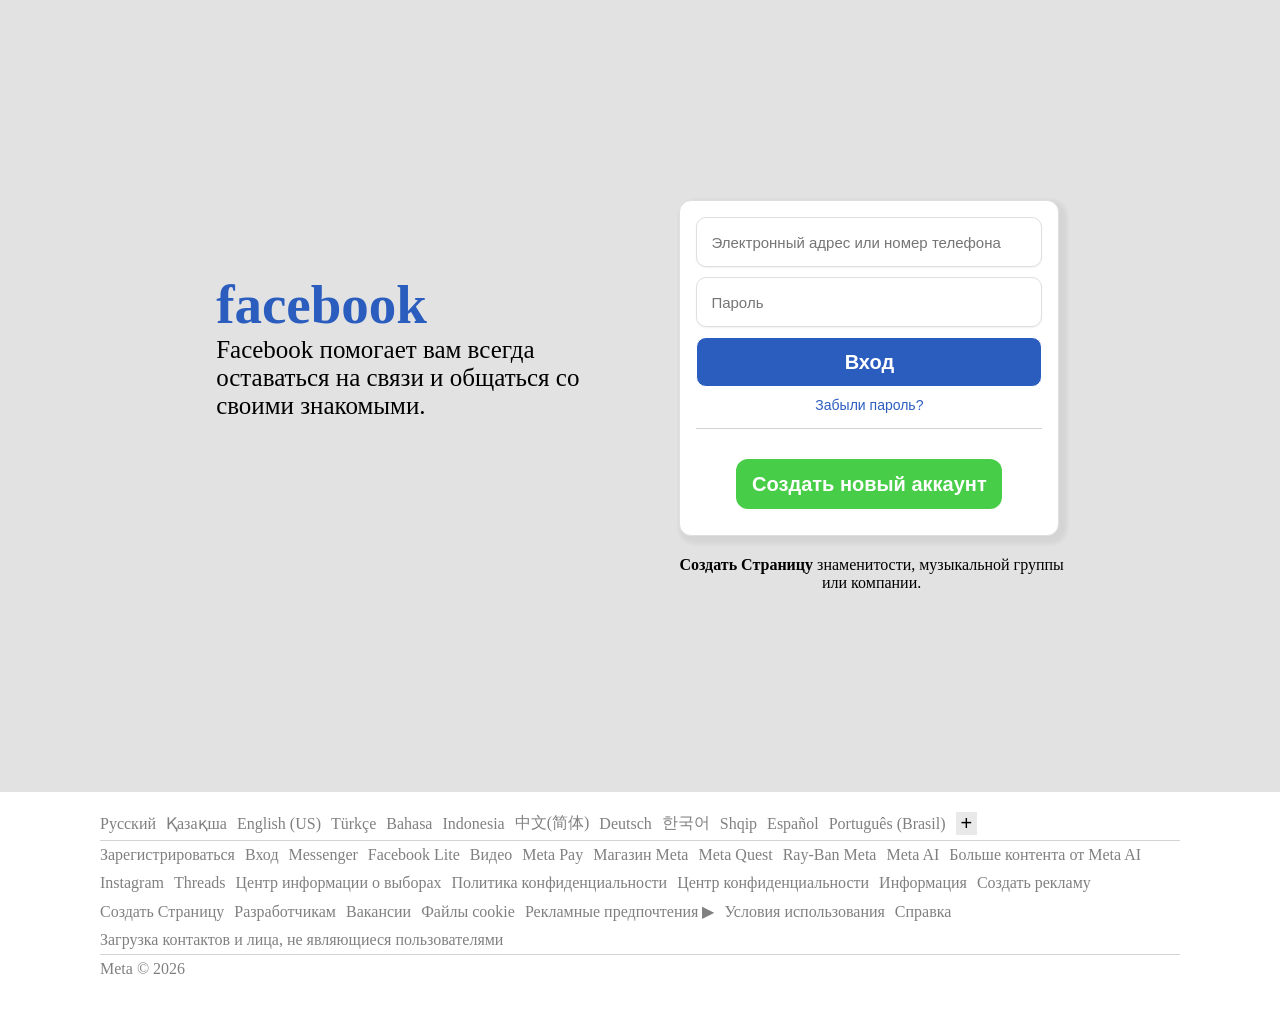
<file: Lab2-final/Task 1/index.html>
<!doctype html>
<html lang="ru">
  <head>
    <title>Facebook</title>
    <meta charset="utf-8" />
    <meta name="viewport" content="width=device-width, initial-scale=1" />
    <link href="styles.css" rel="stylesheet" />
  </head>
  <body>
    <main>
      <div class="left-div">
        <h1 class="title">facebook</h1>
        <p class="subtitle">
          Facebook помогает вам всегда <br />
          оставаться на связи и общаться со <br />
          своими знакомыми.
        </p>
      </div>

      <div class="right-div">
        <div class="window-div">
          <input
            type="email"
            placeholder="Электронный адрес или номер телефона"
            id="email"
          />
          <input type="password" placeholder="Пароль" id="password" />
          <button class="logIn">Вход</button>
          <button class="forgotPassText">Забыли пароль?</button>
          <div class="line"></div>
          <button class="createAccount">Создать новый аккаунт</button>
        </div>
        <div class="text-div">
          <p>
            <b>Создать Страницу</b> знаменитости, музыкальной группы <br />
            или компании.
          </p>
        </div>
      </div>
    </main>
    <footer>
      <div class="footer-langs">
        <span> Русский </span>
        <span> Қазақша </span>
        <span> English (US) </span>
        <span> Türkçe </span>
        <span> Bahasa </span>
        <span> Indonesia </span>
        <span> 中文(简体) </span>
        <span> Deutsch </span>
        <span> 한국어 </span>
        <span> Shqip </span>
        <span> Español </span>
        <span> Português (Brasil) </span>
        <button class="button-plus">+</button>
      </div>
      <div class="line"></div>
      <div class="footer-links">
        <span>Зарегистрироваться</span>
        <span>Вход</span>
        <span>Messenger</span>
        <span>Facebook Lite</span>
        <span>Видео</span>
        <span>Meta Pay</span>
        <span>Магазин Meta</span>
        <span>Meta Quest</span>
        <span>Ray-Ban Meta</span>
        <span>Meta AI<br></span>
        <span>Больше контента от Meta AI</span>
        <span>Instagram</span>
        <span>Threads</span>
        <span>Центр информации о выборах</span>
        <span>Политика конфиденциальности</span>
        <span>Центр конфиденциальности</span>
        <span>Информация</span>
        <span>Создать рекламу</span>
        <span>Создать Страницу</span>
        <span>Разработчикам</span>
        <span>Вакансии</span>
        <span>Файлы cookie</span>
        <span>Рекламные предпочтения &#x25B6;</span>
        <span>Условия использования</span>
        <span>Справка</span>
        <span>Загрузка контактов и лица, не являющиеся пользователями</span>
      </div>
      <div class="line"></div>
      <div class="footer-copy">Meta © 2026</div>
    </footer>
    <script defer src="script.js"></script>
  </body>
</html>
</file>
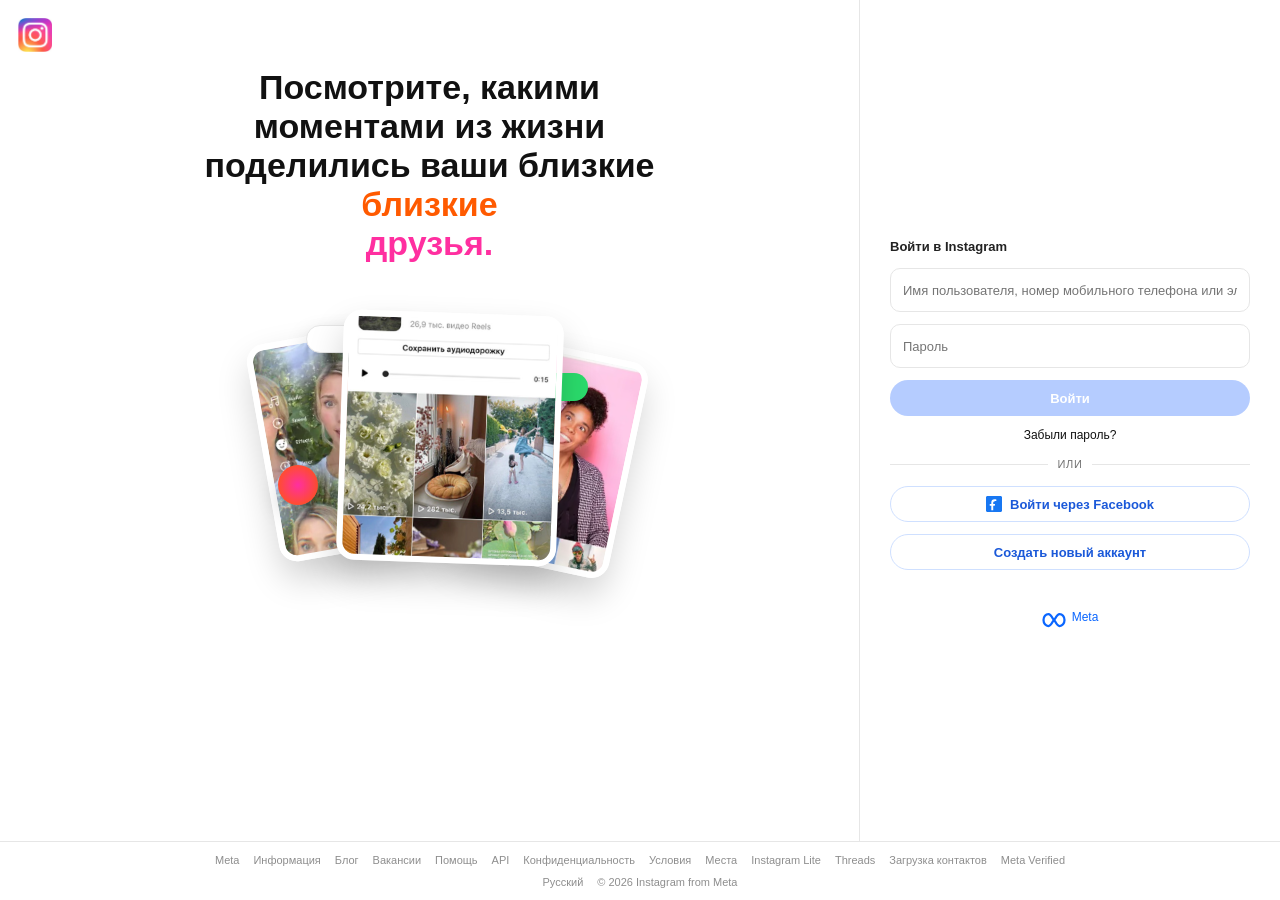
<file: lab2/insta/index.html>
<!DOCTYPE html>
<html lang="ru">
<head>
  <meta charset="UTF-8" />
  <meta name="viewport" content="width=device-width, initial-scale=1.0" />
  <title>Instagram — Вход</title>
  <link rel="stylesheet" href="style.css" />
</head>
<body>

  <main class="page">
    <section class="layout">

      <div class="left">
        <div class="ig-mini" aria-label="Instagram logo"></div>

        <h1 class="hero-title">
          Посмотрите, какими<br>
          моментами из жизни<br>
          поделились ваши близкие<br>
          <span class="c-orange">близкие</span><br>
          <span class="c-pink">друзья.</span>
        </h1>

        <div class="hero-art" aria-hidden="true">
          <div class="card-img img1"></div>
          <div class="card-img img2"></div>
          <div class="card-img img3"></div>

          <div class="sticker heart"></div>
          <div class="sticker chat"></div>
          <div class="sticker plus"></div>
        </div>
      </div>

      <div class="divider" aria-hidden="true"></div>

      <div class="right">
        <div class="login-box">
          <p class="login-title">Войти в Instagram</p>

          <form class="form" action="#" method="post">
            <label class="sr-only" for="user">Имя пользователя, телефон или email</label>
            <input
              class="input"
              id="user"
              type="text"
              name="user"
              placeholder="Имя пользователя, номер мобильного телефона или электронны..."
              required
            />

            <label class="sr-only" for="pass">Пароль</label>
            <input
              class="input"
              id="pass"
              type="password"
              name="pass"
              placeholder="Пароль"
              required
            />

            <button class="btn btn-main" type="submit">Войти</button>

            <a class="link center" href="#">Забыли пароль?</a>

            <div class="or-block">
              <div class="or-line"></div>
              <div class="or-text">ИЛИ</div>
              <div class="or-line"></div>
            </div>

            <button class="btn btn-outline" type="button">
              <svg class="fb-logo" viewBox="0 0 24 24" aria-hidden="true" focusable="false">
                <circle cx="12" cy="12" r="16"></circle>
                <path d="M13.4 7.4h2.1V5.1c-.36-.05-1.6-.16-2.83-.16-2.8 0-4.72 1.7-4.72 4.83v2.19H5.6v2.6h2.35v6.65h2.88v-6.65h2.34l.37-2.6h-2.7V10c0-.76.2-1.28 1.26-1.28z"></path>
              </svg>
              Войти через Facebook
            </button>

            <button class="btn btn-outline2" type="button">
              Создать новый аккаунт
            </button>

            <div class="meta-row">
              <img class="meta-icon" src="meta.svg" alt="" aria-hidden="true" style="height: 50px;" />
              <a class="link meta-link" href="#">Meta</a>
            </div>
          </form>
        </div>
      </div>

    </section>

    <footer class="footer">
      <nav class="footer-nav" aria-label="Footer links">
        <a href="#">Meta</a>
        <a href="#">Информация</a>
        <a href="#">Блог</a>
        <a href="#">Вакансии</a>
        <a href="#">Помощь</a>
        <a href="#">API</a>
        <a href="#">Конфиденциальность</a>
        <a href="#">Условия</a>
        <a href="#">Места</a>
        <a href="#">Instagram Lite</a>
        <a href="#">Threads</a>
        <a href="#">Загрузка контактов</a>
        <a href="#">Meta Verified</a>
      </nav>

      <div class="footer-bottom">
        <span>Русский</span>
        <span>© 2026 Instagram from Meta</span>
      </div>
    </footer>
  </main>

</body>
</html>
</file>
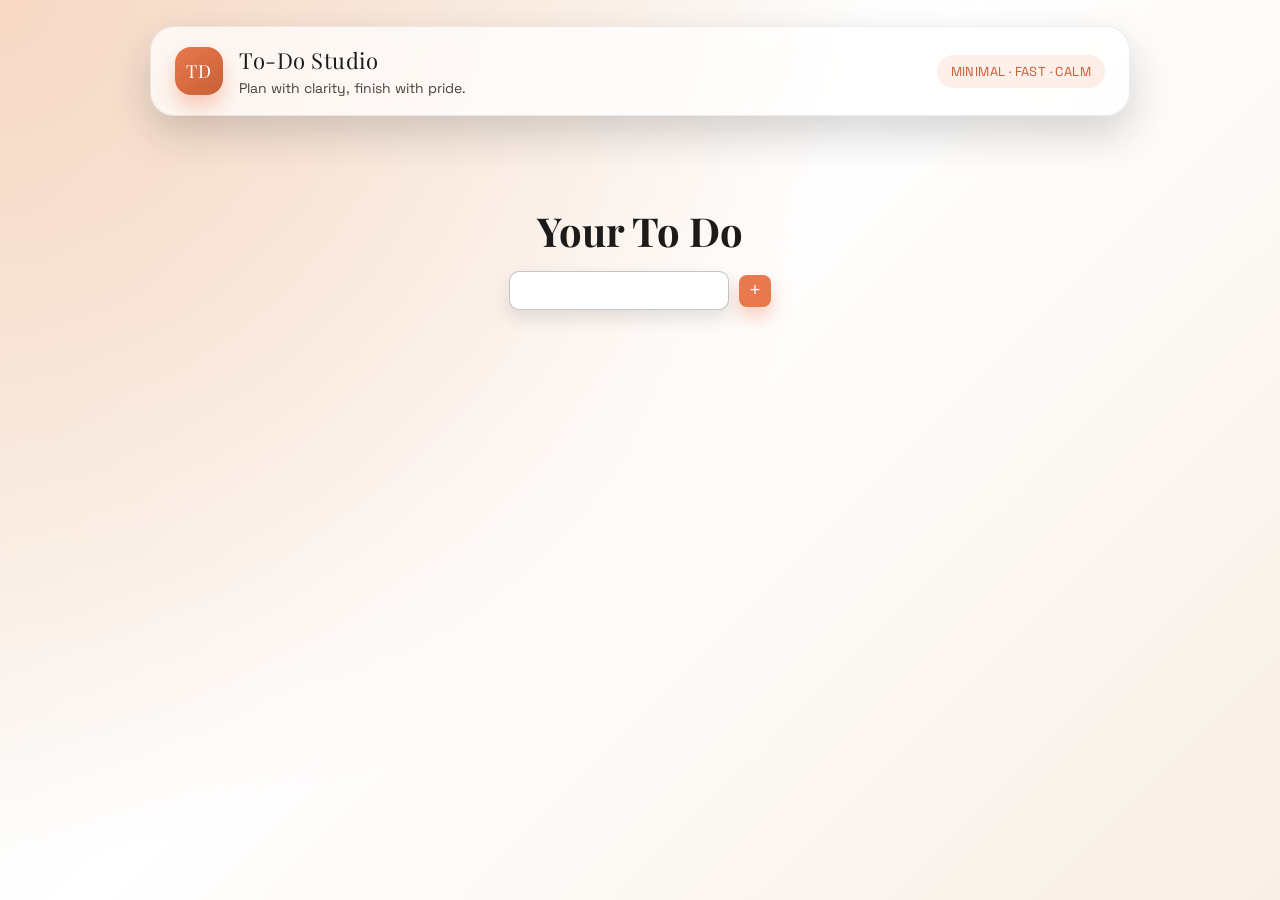
<file: Lab3/task2/index.html>
<!DOCTYPE html>
<html lang="en">
<head>
    <meta charset="UTF-8">
    <meta name="viewport" content="width=device-width, initial-scale=1.0">
    <title>To-Do App</title>
    <link href="https://fonts.googleapis.com/css2?family=Playfair+Display:wght@600;700&family=Space+Grotesk:wght@400;500;600&display=swap" rel="stylesheet">
    <link href="styles.css" rel="stylesheet">
</head>
<body>
    <header class="site-header">
        <div class="header-inner">
            <div class="brand">
                <div class="brand-mark">TD</div>
                <div class="brand-text">
                    <p class="brand-title">To-Do Studio</p>
                    <p class="brand-tagline">Plan with clarity, finish with pride.</p>
                </div>
            </div>
            <div class="header-actions">
                <div class="header-pill">Minimal · Fast · Calm</div>
            </div>
        </div>
    </header>
    <main>
        <h1 class="main-text">Your To Do</h1>
        <div class="div-add-task">
            <input type="text" class="input-text-task">
            <button class="add-button-task">+</button>
        </div>
        <div class="div-for-tasks">

        </div>
    </main>
    <script src="script.js"></script>
</body>
</html>
</file>
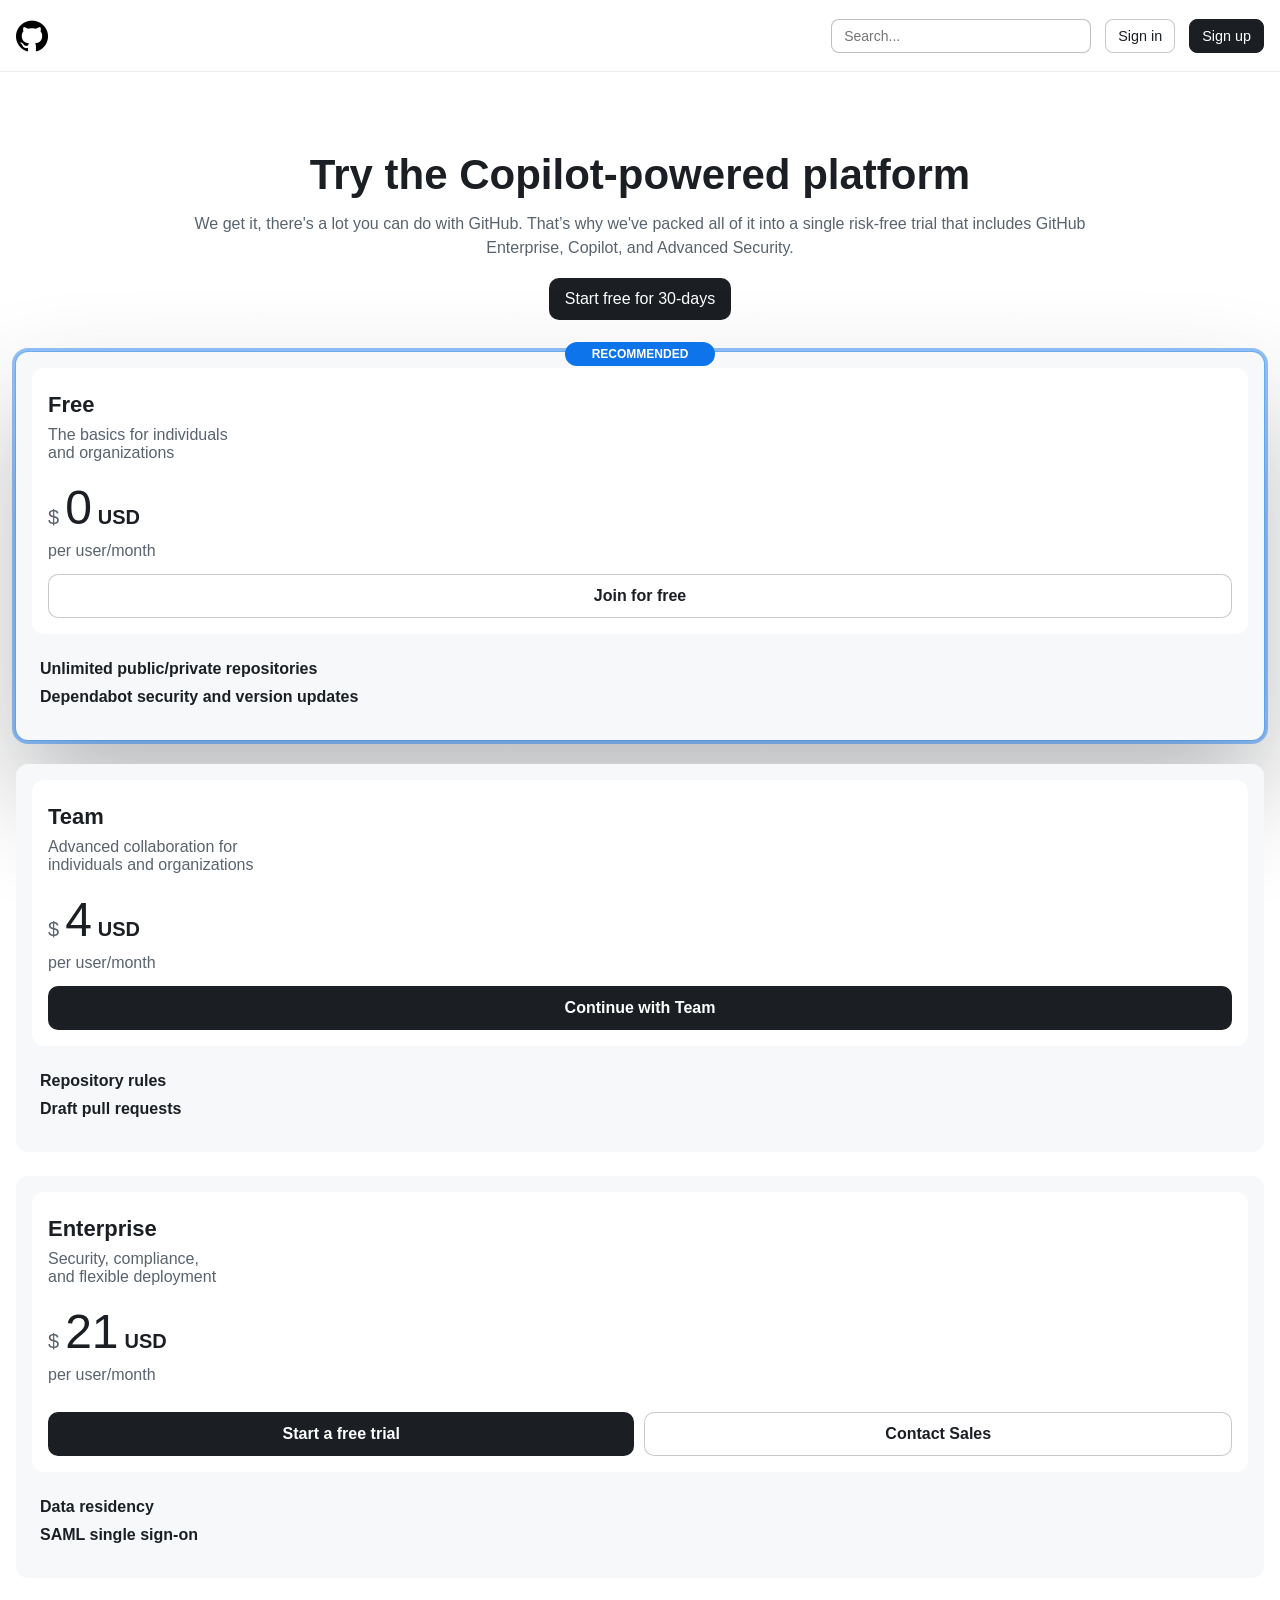
<file: lab2/git/git.html>
<!DOCTYPE html>
<html lang="ru">
<head>
  <meta charset="UTF-8" />
  <meta name="viewport" content="width=device-width, initial-scale=1.0" />
  <link rel="stylesheet" href="./git.css" />
  <title>Pricing</title>
</head>
<body>

  <header class="top_head">
    <div class="top_head_1">
      <div class="top_head_logo">
        <a class="top_head_logo_link" href="https://github.com/home" aria-label="GitHub home">
          <img class="img_logo" src="gitlogo.png" alt="github logo">
        </a>
      </div>

      <nav class="top_head_options" aria-label="Main navigation">
        <div class="div_sel">
          <select class="select" aria-label="Platform">
            <option>Platform</option>
          </select>
        </div>
        <div class="div_sel">
          <select class="select" aria-label="Solutions">
            <option>Solutions</option>
          </select>
        </div>
        <div class="div_sel">
          <select class="select" aria-label="Resources">
            <option>Resources</option>
          </select>
        </div>
        <div class="div_sel">
          <select class="select" aria-label="Open Source">
            <option>Open Source</option>
          </select>
        </div>
        <div class="div_sel">
          <select class="select" aria-label="Enterprise">
            <option>Enterprise</option>
          </select>
        </div>

        <a class="link_text" href="https://github.com/pricing">Pricing</a>
      </nav>
    </div>

    <div class="top_head_2">
      <div class="top_head_search">
        <input class="ths_search" type="search" placeholder="Search..." aria-label="Search">
      </div>
      <div class="divider" aria-hidden="true"></div>
      <a class="thd_auth" href="https://github.com/login">Sign in</a>
      <a class="thd_auth thd_auth_primary" href="https://github.com/signup">Sign up</a>
    </div>
  </header>

  <main class="page">
    <section class="hero_part">
      <h1 class="hero_title">Try the Copilot-powered platform</h1>
      <p class="hero_info">
        We get it, there's a lot you can do with GitHub. That’s why we've packed all of it
        into a single risk-free trial that includes GitHub Enterprise, Copilot, and Advanced Security.
      </p>
      <button class="hero_trial_button" type="button">Start free for 30-days</button>
    </section>

  
    <section class="pricing" aria-label="Pricing cards">

     
      <article class="s_price p_free_outline is-selected" data-plan="free" tabindex="0" role="button" aria-pressed="true">
        <div class="plan-badge">RECOMMENDED</div>

        <div class="plan_card p_free">
          <div class="price_top">
            <h2 class="pt_title">Free</h2>
            <p class="pt_p">The basics for individuals<br>and organizations</p>

            <div class="pft_price">
              <span class="pr_some">
                <sup class="price_current">$</sup>
                <span class="price_dol">0</span>
                <span class="price_cur">USD</span>
              </span>
              <span class="pr_date">per user/month</span>
            </div>

            <button class="p_but p_but_light" type="button">Join for free</button>
          </div>

          <div class="price_bot">
            <details class="pfbo">
              <summary><span class="text_bold">Unlimited public/private repositories</span></summary>
              Host open source projects in public GitHub repositories, accessible via web or command line.
            </details>

            <details class="pfbo">
              <summary><span class="text_bold">Dependabot security and version updates</span></summary>
              Keep projects secure by automatically opening pull requests to update vulnerable dependencies.
            </details>
          </div>
        </div>
      </article>


      <article class="s_price p_team_outline" data-plan="team" tabindex="0" role="button" aria-pressed="false">
        <div class="plan-badge" hidden>RECOMMENDED</div>

        <div class="plan_card p_team">
          <div class="price_top">
            <h2 class="pt_title">Team</h2>
            <p class="pt_p">Advanced collaboration for<br>individuals and organizations</p>

            <div class="ptt_price">
              <span class="pr_some">
                <sup class="price_current">$</sup>
                <span class="price_dol">4</span>
                <span class="price_cur">USD</span>
              </span>
              <span class="pr_date">per user/month</span>
            </div>

            <button class="p_but p_but_dark" type="button">Continue with Team</button>
          </div>

          <div class="price_bot">
            <details class="pfbo">
              <summary><span class="text_bold">Repository rules</span></summary>
              Enforce restrictions on branches and tags across your organization.
            </details>

            <details class="pfbo">
              <summary><span class="text_bold">Draft pull requests</span></summary>
              Easily discuss and collaborate before formal review.
            </details>
          </div>
        </div>
      </article>

  
      <article class="s_price p_ente_outline" data-plan="enterprise" tabindex="0" role="button" aria-pressed="false">
        <div class="plan-badge" hidden>RECOMMENDED</div>

        <div class="plan_card p_enterprise">
          <div class="price_top">
            <h2 class="pt_title">Enterprise</h2>
            <p class="pt_p">Security, compliance,<br>and flexible deployment</p>

            <div class="pet_price">
              <span class="pr_some">
                <sup class="price_current">$</sup>
                <span class="price_dol">21</span>
                <span class="price_cur">USD</span>
              </span>
              <span class="pr_date">per user/month</span>
            </div>

            <div class="two_buttons" style="display: flex; flex-direction: row;">
              <button class="p_but p_but_dark" type="button">Start a free trial</button>
              <button class="p_but p_but_light" type="button">Contact Sales</button>
            </div>
          </div>

          <div class="price_bot">
            <details class="pfbo">
              <summary><span class="text_bold">Data residency</span></summary>
              Choose a regional cloud deployment for data residency.
            </details>

            <details class="pfbo">
              <summary><span class="text_bold">SAML single sign-on</span></summary>
              Use an identity provider to manage identities.
            </details>
          </div>
        </div>
      </article>

    </section>
  </main>

  

</body>
</html>
</file>
<file: Lab2-final/Task 1/styles.css>
* {
    margin: 0;
    padding: 0;
    box-sizing: border-box;
}

main {
    display: flex;
    flex-direction: row;
    justify-content: center;
    gap: 100px;
    align-items: center;
    padding-top: 200px;
    background-color: rgb(226, 226, 226);
    padding-bottom: 200px;
    animation: fadeUp 600ms ease-in forwards;
}
.title {
    color:  #2b5dbf;
    font-size: 55px;
}
.left-div{
    opacity: 0;
    transform: translateX(-30px);
    animation: slideInLeft 600ms ease-out forwards;
    margin-bottom: 100px;
}
.subtitle {
    font-size: 25px;
}
.right-div {
    display: flex;
    flex-direction: column;
    gap: 20px;
    opacity: 0;
    transform: translateX(30px);
    animation: slideInRight 600ms ease-out forwards;
    animation-delay: 120ms;
}
.window-div {
    width: 380px;
    padding: 16px;
    background-color: #ffff;
    border-radius: 12px;
    border: 1px solid #dddfe2;
    box-shadow: 4px 4px 4px 4px rgba(0,0,0,0.06);
}

.window-div {
    display: flex;
    flex-direction: column;
    gap: 10px;
}

.window-div input {
    height: 50px;
    padding: 12px 14px;
    border: 1px solid #dddfe2;
    border-radius: 10px;
    outline: none;
    box-shadow: 0 1px 2px rgba(0,0,0,0.06);
    font-size: 15px;
}

.logIn {
    background-color: #2b5dbf;
    border: 1px solid;
    border-radius: 10px;
    text-align: center;
    height: 50px;
    font-size: 20px;
    color: white;
    font-weight: 600;
}
.forgotPassText {
    text-align: center;
    color: #2b5dbf;
    font-size: 14px;
    font-family: Arial, Helvetica, sans-serif;
    border: none;
    background: none;
    
}

.line {
    margin-bottom: 5px;
    margin-top: 5px;
    height: 1px;
    background-color: rgba(180, 183, 179, 0.6);
}
.createAccount {
    background-color: rgb(72, 205, 72);
    text-align: center;
    margin-left: 40px;
    margin-right: 40px;
    height: 50px;
    color: white;
    border: none;
    border-radius: 12px;
    margin-top: 15px;
    font-size: 20px;
    font-weight: 600;
    margin-bottom: 10px;
}
.text-div p {
    text-align: center;
}
footer {
    display: flex;
    margin-top: 20px;
    flex-direction: column;
    margin-left: 100px;
    margin-right: 100px;
    color: gray;
    padding-bottom: 50px;
    opacity: 0;

    animation: footerRight 600ms ease-out forwards;
    animation-delay: 200ms;

}
.footer-langs {
    display: flex;
    align-items: center;
 
    gap:10px;
    flex-wrap: wrap;
}
.button-plus {
    background-color: rgba(180, 183, 179, 0.3);
    border: none;
    padding: 0 5px;
    text-align: center;
    font-size: 20px;
}
.footer-links {
    display: flex;
    flex-wrap: wrap;
    gap: 10px;
    align-items: center;
}

@keyframes slideInLeft {
    to { opacity: 1; transform: translateX(0);}
}
@keyframes slideInRight {
    to { opacity: 1; transform: translateX(0);}
}
@keyframes footerRight {
    to {opacity: 1; transform: translateX(0);}
    
}
</file>
<file: lab2/insta/style.css>
*{ box-sizing:border-box; }

:root{
  --bg: #ffffff;
  --text: #111;
  --muted: #737373;
  --border: #e6e6e6;
  --blue: #4a7dff;
  --blue-soft: #a8c3ff;
}

body{
  margin:0;
  font-family: Arial, Helvetica, sans-serif;
  background: var(--bg);
  color: var(--text);
}

.page{
  min-height:100vh;
  display:flex;
  flex-direction:column;
}

.layout{
  flex:1;
  display:grid;
  grid-template-columns: 1fr 1px 420px;
  align-items:stretch;
  min-height: calc(100vh - 92px);
}

.left{
  position:relative;
  padding: 26px 40px;
  display:flex;
  flex-direction:column;
  align-items:center;
  justify-content:flex-start;
  gap: 18px;
}

.divider{
  background: var(--border);
}

.right{
  padding: 26px 26px;
  display:flex;
  justify-content:center;
  align-items:flex-start;
}

.ig-mini{
  position:absolute;
  left: 18px;
  top: 18px;

  width: 34px;
  height: 34px;

  background-image: url("ins.png");
  background-size: cover;
  background-position: center;
  background-repeat: no-repeat;
}

.hero-title{
  margin: 42px 0 0 0;
  text-align:center;
  font-size: 34px;
  line-height: 1.15;
  font-weight: 700;
  max-width: 520px;
}

.c-orange{ color:#ff5a00; }
.c-pink{ color:#ff2fa0; }

.hero-art{
  position:relative;
  width: 420px;
  height: 280px;
  margin-top: 6px;
}

.card-img{
  position:absolute;
  border-radius: 18px;
  box-shadow: 0 18px 35px rgba(0,0,0,.18);
  border: 6px solid #fff;

  background-size: cover;
  background-position: center;
  background-repeat: no-repeat;
}

.img1{
  width: 170px;
  height: 220px;
  left: 42px;
  top: 44px;
  transform: rotate(-10deg);
  background-image: url("2.png");
}

.img2{
  width: 220px;
  height: 250px;
  left: 120px;
  top: 26px;
  transform: rotate(2deg);
  z-index: 2;
  background-image: url("3.png");
}

.img3{
  width: 160px;
  height: 220px;
  left: 250px;
  top: 60px;
  transform: rotate(12deg);
  background-image: url("1.png")
}

.sticker{
  position:absolute;
  border-radius: 999px;
  box-shadow: 0 10px 22px rgba(0,0,0,.18);
  background:#fff;
}

.heart{
  width: 40px;
  height: 40px;
  left: 58px;
  top: 178px;
  background: radial-gradient(circle, #ff2fa0, #ff5a00);
}

.chat{
  width: 56px;
  height: 28px;
  left: 86px;
  top: 38px;
  background: #fff;
  border: 1px solid var(--border);
}

.plus{
  width: 48px;
  height: 28px;
  right: 52px;
  top: 86px;
  background: #2bdc6c;
}

.login-box{
  width: 360px;
  padding-top: 40px;
}

.login-title{
  margin: 0 0 14px 0;
  font-size: 13px;
  color: #222;
  font-weight: 600;
}

.form{
  display:flex;
  flex-direction:column;
  gap: 12px;
}

.input{
  height: 44px;
  border: 1px solid var(--border);
  border-radius: 10px;
  padding: 0 12px;
  font-size: 13px;
  outline:none;
  background:#fff;
}

.input:focus{
  border-color:#cfd7ff;
  box-shadow: 0 0 0 3px rgba(74,125,255,.12);
}

.btn{
  height: 36px;
  border-radius: 999px;
  border:none;
  cursor:pointer;
  font-weight: 600;
  font-size: 13px;
}

.btn-main{
  background: #b5ccff;
  color:#fff;
}

.btn-main:hover{
  background:#9dbbff;
}

.link{
  color:#4a7dff;
  text-decoration:none;
  font-size: 12px;
}

.link:hover{ text-decoration:underline; }

.center{
  text-align:center;
  color:#111;
}

.or-block{
  display:flex;
  align-items:center;
  gap: 10px;
  margin: 4px 0;
}

.or-line{
  height:1px;
  background: var(--border);
  flex:1;
}

.or-text{
  font-size: 11px;
  color: var(--muted);
  letter-spacing: .6px;
}

.btn-outline{
  background:#fff;
  border: 1px solid #cfe0ff;
  color:#1b59d9;
  display:flex;
  align-items:center;
  justify-content:center;
  gap: 8px;
}

.fb-logo{
  width: 16px;
  height: 16px;
  display:inline-block;
  flex:0 0 auto;
}

.fb-logo circle{ fill:#1877f2; }
.fb-logo path{ fill:#fff; }

.btn-outline2{
  background:#fff;
  border: 1px solid #cfe0ff;
  color:#1b59d9;
}

.meta-row{
  margin-top: 10px;
  display:flex;
  justify-content:center;
  align-items:center;
  gap: 6px;
}

.meta-icon{
  width: 24px;
  height: 16px;
  display:block;
}

.meta-link{
  font-size: 12px;
  color:#0a66ff;
}

.footer{
  border-top: 1px solid var(--border);
  padding: 12px 16px;
}

.footer-nav{
  display:flex;
  flex-wrap:wrap;
  gap: 10px 14px;
  justify-content:center;
  font-size: 11px;
  color:#8e8e8e;
}

.footer-nav a{
  color:#8e8e8e;
  text-decoration:none;
}

.footer-nav a:hover{
  text-decoration:underline;
}

.footer-bottom{
  margin-top: 10px;
  display:flex;
  gap: 14px;
  justify-content:center;
  font-size: 11px;
  color:#8e8e8e;
}

.sr-only{
  position:absolute;
  width:1px;
  height:1px;
  padding:0;
  margin:-1px; 
  overflow:hidden;
  clip: rect(0,0,0,0);
  white-space:nowrap;
  border:0;
}

@media (max-width: 980px){
  .layout{
    grid-template-columns: 1fr;
  }
  .divider{ display:none; }
  .left{ padding: 18px 16px; }
  .hero-art{ display:none; } 
  .right{ justify-content:center; }
}

.right {
    align-items: center;
}
</file>
<file: Lab3/task2/styles.css>
* {
    margin: 0;
    padding: 0;
    box-sizing: border-box;
    
}
:root {
    color-scheme: light;
    --bg-cream: #f6f2ea;
    --bg-peach: #f7d8c4;
    --ink: #1c1b1a;
    --ink-soft: #4a3f39;
    --accent: #e8794e;
    --accent-dark: #c85f36;
    --card: #ffffff;
    --shadow: 0 18px 40px rgba(28, 27, 26, 0.18);
}

body {
    min-height: 100vh;
    font-family: "Space Grotesk", system-ui, sans-serif;
    color: var(--ink);
    background: radial-gradient(circle at top left, var(--bg-peach), transparent 55%),
        linear-gradient(135deg, var(--bg-cream) 0%, #fff 45%, #f9efe5 100%);
}

main {
    display: flex;
    flex-direction: column;
    align-items: center;
    justify-content: center;
    margin-top: 70px;
    padding: 0 16px 80px;
}

@media (max-width: 640px) {
    main {
        margin-top: 40px;
    }
}

.site-header {
    padding: 26px 20px 18px;
}

.header-inner {
    max-width: 980px;
    margin: 0 auto;
    display: flex;
    align-items: center;
    justify-content: space-between;
    gap: 20px;
    background: rgba(255, 255, 255, 0.72);
    border: 1px solid rgba(28, 27, 26, 0.08);
    border-radius: 24px;
    padding: 18px 24px;
    box-shadow: var(--shadow);
    backdrop-filter: blur(8px);
    animation: floatIn 0.8s ease both;
}

.brand {
    display: flex;
    align-items: center;
    gap: 16px;
}

.brand-mark {
    width: 48px;
    height: 48px;
    display: grid;
    place-items: center;
    border-radius: 16px;
    font-family: "Playfair Display", serif;
    font-size: 18px;
    letter-spacing: 1px;
    color: white;
    background: linear-gradient(140deg, var(--accent), var(--accent-dark));
    box-shadow: 0 12px 20px rgba(232, 121, 78, 0.35);
}

.brand-text {
    display: flex;
    flex-direction: column;
    gap: 4px;
}

.brand-title {
    font-family: "Playfair Display", serif;
    font-size: 22px;
    letter-spacing: 0.5px;
}

.brand-tagline {
    font-size: 14px;
    color: var(--ink-soft);
}

.header-actions {
    display: flex;
    align-items: center;
}

.header-pill {
    padding: 8px 14px;
    border-radius: 999px;
    background: rgba(232, 121, 78, 0.12);
    color: var(--accent-dark);
    font-size: 13px;
    letter-spacing: 0.4px;
    text-transform: uppercase;
}

@media (max-width: 720px) {
    .header-inner {
        flex-direction: column;
        align-items: flex-start;
    }

    .header-actions {
        width: 100%;
    }
}

@keyframes floatIn {
    from {
        opacity: 0;
        transform: translateY(-16px);
    }
    to {
        opacity: 1;
        transform: translateY(0);
    }
}
.main-text {
    font-size: 40px;
    margin-bottom: 14px;
    font-family: "Playfair Display", serif;
}
.add-button-task {
    text-align: center;
    background-color: var(--accent);
    width: 32px;
    height: 32px;
    border: none;
    border-radius: 8px;
    color: white;
    font-size: 18px;
    box-shadow: 0 10px 18px rgba(232, 121, 78, 0.35);
    
}
.input-text-task {
    border: 1px solid rgba(28, 27, 26, 0.25);
    border-radius: 10px;
    font-size: 15px;
    padding: 10px 12px;
    outline: none;
    min-width: 220px;
    background-color: var(--card);
    box-shadow: 0 8px 18px rgba(28, 27, 26, 0.12);

}

.div-add-task {
    display: flex;
    align-items: center;
    justify-content: center;
    gap: 10px;
}

.div-for-tasks {
    margin-top: 16px;
    display: flex;
    flex-direction: column;
    gap: 10px;
    align-items: flex-start;
    transform: translateX(-20px);
}

span {
    font-size: 20px;
    padding-left: 5px;
}
.btn-delete {
    margin-left: 50px;
    font-size: 14px;
    background-color: #ec4c4c;
    border: none;
    border-radius: 18px;
    padding: 6px 16px;
    color: white;
}

.task {
    display: flex;
    align-items: center;
    gap: 8px;
    background: rgba(255, 255, 255, 0.8);
    border-radius: 14px;
    padding: 8px 14px;
    box-shadow: 0 10px 20px rgba(28, 27, 26, 0.1);
}

.checkInput {
    accent-color: var(--accent);
}
</file>
<file: lab2/git/git.css>
:root{
  --bg-color:#ffffff;
  --laptop-width:1280px;
  --base-size-16:1rem;
  --base-size-24:1.5rem;
  --base-size-32:2rem;
  --base-size-80:5rem;

  --muted:#59636e;
  --dark:#1b1f23;
  --soft-bg:#f6f8fa;

  --border-radius-large:0.75rem;
}

*{ box-sizing:border-box; }

body{
  margin:0;
  background:var(--bg-color);
  font-family:"Mona Sans","Mona Sans Header Fallback",-apple-system,BlinkMacSystemFont,"Segoe UI",Helvetica,Arial,sans-serif;
  color:#1b1f23;
}

.top_head{
  height:72px;
  display:flex;
  align-items:center;
  justify-content:space-between;
  padding:0 var(--base-size-32);
  border-bottom:1px solid rgba(0,0,0,.08);
  background:#fff;
}

.top_head_1,.top_head_2{
  display:flex;
  align-items:center;
  gap:14px;
}

.img_logo{ width:32px; height:32px; display:block; }

.top_head_options{
  display:flex;
  align-items:center;
  gap:10px;
}

.div_sel{
  position:relative;
}

.select{
  appearance:none;
  border:1px solid rgba(70,80,90,.18);
  background:#f6f8fa;
  color:#2b3137;
  font-size:0.95rem;
  cursor:pointer;
  padding:6px 30px 6px 12px;
  border-radius:8px;
  line-height:1.1;
  transition:background 120ms ease, border-color 120ms ease, box-shadow 120ms ease;
  background-image:
    linear-gradient(45deg, transparent 50%, #6e7781 50%),
    linear-gradient(135deg, #6e7781 50%, transparent 50%);
  background-position:
    right 12px center,
    right 7px center;
  background-size:6px 6px, 6px 6px;
  background-repeat:no-repeat;
}

.select:hover{
  background:#eef1f4;
  border-color:rgba(70,80,90,.3);
}

.select:focus{
  outline:none;
  border-color:#0d74ec;
  box-shadow:0 0 0 3px rgba(13,116,236,.2);
}

.link_text{
  text-decoration:none;
  color:var(--muted);
  font-size:1rem;
  padding:6px 8px;
  border-radius:6px;
}

.link_text:hover{ background:rgba(0,0,0,.04); }

.ths_search{
  font-size:14px;
  border:1px solid rgba(0,0,0,.25);
  padding:0.45rem 0.75rem;
  width:260px;
  height:34px;
  border-radius:8px;
  outline:none;
}

.divider{ width:1px; height:26px; background:rgba(0,0,0,.2); }

.thd_auth{
  display:inline-flex;
  align-items:center;
  justify-content:center;
  text-decoration:none;
  color:#1b1f23;
  border:1px solid rgba(70,80,90,.3);
  border-radius:8px;
  height:34px;
  padding:0 12px;
  font-size:0.9rem;
  background:#fff;
}

.thd_auth_primary{
  background:#1b1f23;
  color:#fff;
  border-color:#1b1f23;
}

.page{
  width:min(var(--laptop-width), 100%);
  margin:0 auto;
  padding:0 var(--base-size-16);
}

.hero_part{
  margin-top:var(--base-size-80);
  margin-bottom:var(--base-size-32);
  text-align:center;
}

.hero_title{
  font-size:64px;
  line-height:68px;
  font-weight:800;
  margin:0 0 14px;
}

.hero_info{
  margin:0 auto;
  font-size:16px;
  line-height:24px;
  color:var(--muted);
  max-width:900px;
}

.hero_trial_button{
  margin-top:18px;
  background:var(--dark);
  border:none;
  color:#fff;
  border-radius:10px;
  padding:12px 16px;
  font-size:16px;
  cursor:pointer;
}

.pricing{
  display:flex;
  gap:1.5rem;
  margin-bottom:var(--base-size-80);
}

.s_price{
  width:33.333%;
  position:relative;
  cursor:pointer;
  border-radius:var(--border-radius-large);
  outline:none;
}

.s_price:hover{
  transform:translateY(-4px);
}

.s_price:focus-visible{
  box-shadow:0 0 0 4px rgba(13,116,236,.25);
}

.plan_card{
  background:var(--soft-bg);
  border-radius:var(--border-radius-large);
  height:100%;
  display:flex;
  flex-direction:column;
}

.s_price.is-selected .plan_card{
  outline:none;
}

.p_free_outline.is-selected .plan_card{
  outline:4px solid rgba(13,116,236,.45);
  box-shadow:0px 0px 0px 1px rgba(13,116,236,.25), 0px 56px 112px 0px #25292e52;
}

.plan-badge{
  position:absolute;
  top:-10px;
  left:0;
  right:0;
  margin:0 auto;
  width:150px;
  text-align:center;
  font-size:0.75rem;
  font-weight:800;
  padding:0.3rem 0.6rem;
  border-radius:999px;
  background:#0d74ec;
  color:#fff;
  z-index:5;
}

.price_top{
  padding:var(--base-size-24) var(--base-size-16) var(--base-size-16);
  background:#fff;
  border-radius:var(--border-radius-large);
  margin:var(--base-size-16);
}

.price_bot{
  padding:0 var(--base-size-24) var(--base-size-24);
}

.pt_title{ margin:0 0 8px; font-size:22px; }
.pt_p{ margin:0 0 18px; color:var(--muted); }

.pr_some{ display:inline-flex; align-items:baseline; gap:6px; }
.price_current{ font-size:20px; color:var(--muted); }
.price_dol{ font-size:48px; line-height:56px; font-weight:400; }
.price_cur{ font-size:20px; font-weight:600; }
.pr_date{ display:block; margin-top:6px; color:var(--muted); }

.p_but{
  width:100%;
  height:44px;
  border-radius:10px;
  border:none;
  font-size:1rem;
  font-weight:700;
  cursor:pointer;
  margin-top:14px;
}

.p_but_dark{ background:var(--dark); color:#fff; }
.p_but_light{ background:#fff; color:var(--dark); border:1px solid rgba(70,80,90,.3); }

.two_buttons{
  display:grid;
  gap:10px;
  margin-top:14px;
}

.text_bold{ font-weight:700; }

.pfbo{ margin:10px 0; }
.pfbo summary{ cursor:pointer; list-style:none; }
.pfbo summary::-webkit-details-marker{ display:none; }

@media (max-width:1282px){
  .top_head_options, .divider{ display:none; }
  .top_head{ padding:0 var(--base-size-16); }

  .pricing{ flex-direction:column; }
  .s_price{ width:100%; }

  .hero_title{ font-size:42px; line-height:46px; }
}

@media (max-width:600px){
  .ths_search{ width:140px; }
  .hero_title{ font-size:34px; line-height:38px; }
}
</file>
